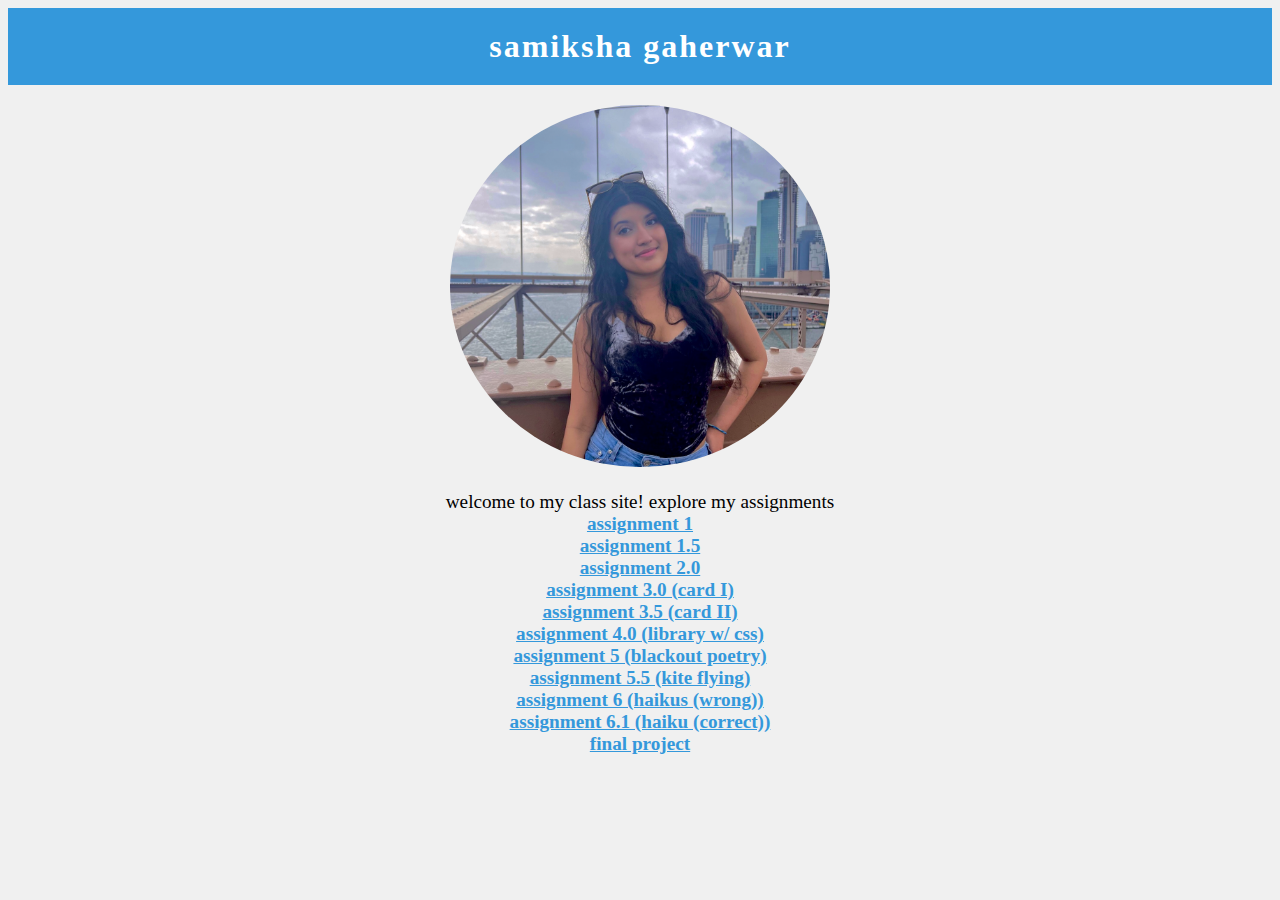
<file: index.html>
<!DOCTYPE html>
<html>
<head>
    <title>Samiksha Gaherwar - Class Assignments</title>
    <style>
        body {
            font-family: 'Segoe UI';
            background-color: #f0f0f0;
            text-align: center;
        }

        header {
            background-color: #3498db;
            color: #fff;
            padding: 20px;
        }

        h1 {
            margin: 0;
            font-size: 2em;
            text-transform: lowercase;
            letter-spacing: 2px;
        }

        img {
            border-radius: 50%;
            margin-top: 20px;
            max-width: 30%; 
            height: auto;
        }

        p {
            margin-top: 20px;
            font-size: 1.2em;
        }

        a {
            color: #3498db;
            font-weight: bold;
        }
    </style>
</head>
<body>
    <header>
        <h1>samiksha gaherwar</h1>
    </header>

    <main>
        <img src="selfimage.png" alt="Samiksha Gaherwar's Photo">
        <p>
            welcome to my class site! explore my assignments <br> 
            <a href="visassignmentone.html">assignment 1</a> <br> 
            <a href="writing.html">assignment 1.5 </a> <br>
            <a href="library.html">assignment 2.0 </a><br>
            <a href="card.html">assignment 3.0 (card I) </a><br>
            <a href="card2.html">assignment 3.5 (card II) </a> <br>
            <a href="librarytwo.html">assignment 4.0 (library w/ css) </a> <br>
            <a href="blackoutpoetry.html">assignment 5 (blackout poetry) </a> <br>
            <a href="kiteflying.html">assignment 5.5 (kite flying) </a> <br>
            <a href="haiku.html">assignment 6 (haikus (wrong)) </a> <br>
            <a href="haiku2.html">assignment 6.1 (haiku (correct)) </a> <br>
            <a href="projectcode/index.html">final project </a>
            </p>
    </main>
</body>
</html>
</file>
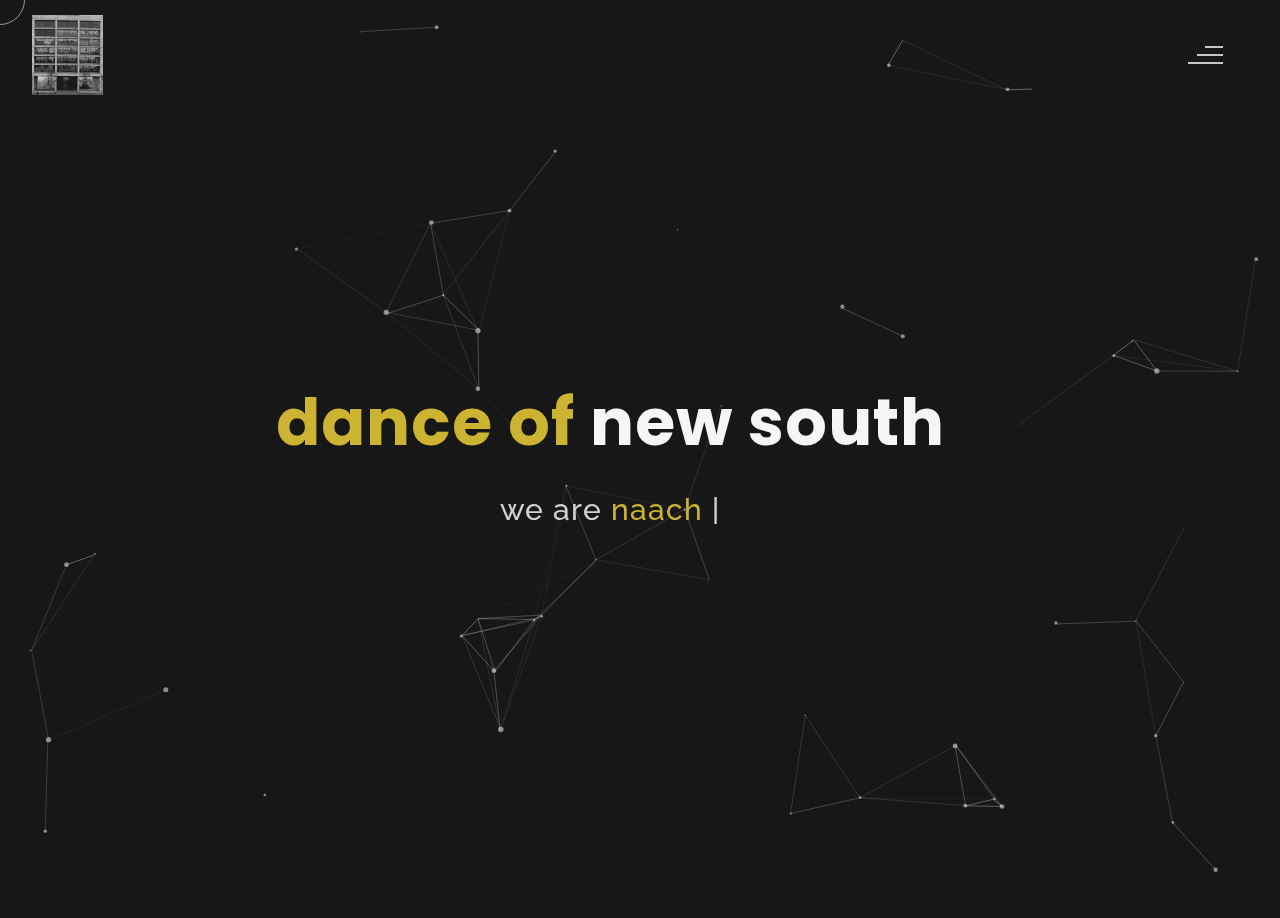
<file: projectcode/index.html>
<!DOCTYPE html>
<html lang="en">
<head>
    <meta charset="UTF-8">
    <meta name="viewport" content="width=device-width, initial-scale=1.0">
    <meta name="description" content=" dance" />
    <meta name="keywords" content="dance, new south" />
    <meta name="author" content="samiksha" />
    <title> new south studio </title>
    <!--favicon-img--> 
    <link rel="icon" type="image/jpg" href="images/favicon.png">
    <!--favicon-img-->
    <!--main css file should not be removed -->
    <link rel="stylesheet" href="css/index.css">
    <!--main css file-->
    <script src="https://cdnjs.cloudflare.com/ajax/libs/gsap/3.2.6/gsap.min.js"></script>
    <script>
        // JavaScript code for dynamic display of current time
        document.addEventListener("DOMContentLoaded", function() {
            displayCurrentTime(); // Display the current time on page load
            setInterval(displayCurrentTime, 1000); // Update every second
        });

        function displayCurrentTime() {
            const now = new Date();
            const hours = now.getHours().toString().padStart(2, '0');
            const minutes = now.getMinutes().toString().padStart(2, '0');
            const seconds = now.getSeconds().toString().padStart(2, '0');

            // Format the time as HH:MM:SS
            const currentTimeString = `${hours}:${minutes}:${seconds}`;

            // Update the HTML to display the current time
            const currentTimeElement = document.getElementById("current-time");
            currentTimeElement.textContent = `at the time ${currentTimeString}`;
        }

        document.addEventListener("DOMContentLoaded", function() {
            displayCurrentGroup(); // Display the current dance group on page load
            setInterval(displayCurrentGroup, 60000); // Update every minute
        });

        function displayCurrentGroup() {
            const currentTime = new Date();
            const currentDay = currentTime.getDay(); // 0 for Sunday, 1 for Monday, ..., 6 for Saturday
            const currentHour = currentTime.getHours();
            const currentMinute = currentTime.getMinutes();

            // Schedule for each day
            const schedule = [
                // Monday
                [
                    { startTime: "18:30", endTime: "21:00", group: "Princeton University Ballet" },
                    { startTime: "21:00", endTime: "23:00", group: "Expressions" },
                    { startTime: "11:00", endTime: "13:00", group: "BAC" }
                ],
                // Tuesday
                [
                    { startTime: "18:30", endTime: "20:30", group: "Aerial Arts" },
                    { startTime: "20:30", endTime: "23:00", group: "Expressions" },
                    { startTime: "23:00", endTime: "01:00", group: "BodyHype" }
                ],
                // Wednesday
                [
                    { startTime: "18:30", endTime: "21:30", group: "Aerial Arts" },
                    { startTime: "21:30", endTime: "23:30", group: "PUB" },
                    { startTime: "23:30", endTime: "01:00", group: "Expressions" }
                ],
                // Thursday
                [
                    { startTime: "18:30", endTime: "21:00", group: "PUB" },
                    { startTime: "21:00", endTime: "23:00", group: "Aerial Arts" },
                    { startTime: "23:00", endTime: "01:00", group: "Disiac" }
                ],
                // Friday
                [
                    { startTime: "16:30", endTime: "19:00", group: "Kalaa Company" },
                    { startTime: "19:00", endTime: "21:00", group: "Aerial Arts" },
                    { startTime: "21:00", endTime: "23:00", group: "DoroBucci" },
                    { startTime: "23:00", endTime: "01:00", group: "PUB" }
                ],
                // Saturday
                [
                    { startTime: "09:00", endTime: "13:00", group: "BodyHype" },
                    { startTime: "13:00", endTime: "16:00", group: "BAC" },
                    { startTime: "16:00", endTime: "19:00", group: "Raqs" },
                    { startTime: "19:00", endTime: "20:00", group: "KokoPops" },
                    { startTime: "20:00", endTime: "22:00", group: "Aerial Arts" },
                    { startTime: "22:00", endTime: "23:30", group: "DoroBucci" },
                    { startTime: "23:30", endTime: "01:00", group: "KokoPops" }
                ],
                // Sunday
                [
                    { startTime: "09:00", endTime: "10:00", group: "PUB" },
                    { startTime: "10:00", endTime: "13:00", group: "Expressions" },
                    { startTime: "13:00", endTime: "16:00", group: "TapCats" },
                    { startTime: "16:00", endTime: "19:00", group: "Mas Flow" },
                    { startTime: "19:00", endTime: "21:00", group: "Bhangra" },
                    { startTime: "21:00", endTime: "23:00", group: "PUB" },
                    { startTime: "23:00", endTime: "01:00", group: "TapCats" }
                ]
            ];

            // Get the schedule for the current day
            const currentSchedule = schedule[currentDay];

            // Find the group for the current time
            let currentGroup = null;
            currentSchedule.forEach(slot => {
                const [startHour, startMinute] = slot.startTime.split(":").map(Number);
                const [endHour, endMinute] = slot.endTime.split(":").map(Number);

                if (currentHour > startHour || (currentHour === startHour && currentMinute >= startMinute)) {
                    if (currentHour < endHour || (currentHour === endHour && currentMinute < endMinute)) {
                        currentGroup = slot.group;
                    }
                }
            });

            // Update the HTML to display the current group or "Not Occupied by PAC Dance Group"
            const currentGroupElement = document.getElementById("current-group");
            if (currentGroup) {
                currentGroupElement.textContent = `occupied by ${currentGroup}`;
            } else {
                currentGroupElement.textContent = "not occupied by a PAC dance group";
            }
        }
    </script>
</head>
<body>
    <!--contains all the div-->
    <div id="all">
    <!--mouse  follower-->
        <div class="cursor"></div>
    <!--mouse  follower-->
    <!--loader-->
        <div id="loader">
            <span class="color">dance of</span> new south 
        </div>
    <!--loader-end-->
    <!--link-screen-->
        <div id="breaker">
        </div>
        <div id="breaker-two">
        </div>
    <!--link-screen-->
        <!--Main-Section-->
        <!--Navigator-fullscreen-->
        <div id="navigation-content">
            <div class="logo">
                <img src="images/willy wonka logo.png" alt="logo">
            </div>
            <div class="navigation-close">
                <span class="close-first"></span>
                <span class="close-second"></span>
            </div>
            <div class="navigation-links">
                <a href="#all" data-text="HOME" id="home-link">home</a>
                <a href="#about" data-text="ABOUT" id="about-link">about</a>
                <a href="#studios" data-text="STUDIOS" id="portfolio-link">studios</a>
                <a href="#blog" data-text="BLOG" id="blog-link">blog</a>
                <a href="#contact" data-text="CONTACT" id="contact-link">contact</a>
            </div>
            
        </div>
        <!--Navigator-Fullscreen END-->
          <!--Home Page-->
        <!--Menubar-->
        <div id="navigation-bar">
            <img src="images/willy wonka logo.png" alt="logo">
            <div class="menubar">
                <span class="first-span"></span>
                <span class="second-span"></span>
                <span class="third-span"></span>
            </div>
        </div>
        <!--Menubar End-->
          <!--Header-->
          <!--LINK: HOME HERE-->
        <div id="header">
            <div id="particles"></div>
            <div class="header-content">
                <div class="header-content-box">
                <div class="firstline"><span class="color">dance of </span>new south</div>
                <div class="secondline">
                we are
                <span class="txt-rotate color" data-period="1200"data-rotate='[ " naacho.", " princeton bhangra.", " disiac.", " expressions.", " BAC.", " highsteppers.", " sympho.", " mas flow.", " triple 8.", " PUB.", " raks odalisque.", " tapcats.", " dorobucci.", " bodyhype." ]'></span>
                <span class="slash">|</span>
        </div>
                 
            </div>
            </div>
            <!--header image
            <div class="header-image">
            <img src="breaker.png" alt="logo">
            </div>
            header image end-->
        </div>
           <!--Header End-->
        <!--HomePage End-->
        <!--Main-Section End-->
        <!--about-->
        <div id="about">
            <!--about content-->
            <!--LINK: ABOUT HERE-->
            <div class="about-content">
                <div class="about-header">
                    about <span class="color">new south</span>
                    <span class="header-caption">  <span class="color">166 university pl, princeton, nj 08540</span></span>
                </div>
                <div class="about-main">
                    <!--about description-->
                    <div class="about-first-paragraph wow">
                        <br>
                        <span class="about-first-line">
                            we're not just a dance studio; we're a community of  
                            <span class="txt-rotate color" data-period="1200"data-rotate='[ " artists ", " dreamers "," innovators ", "creators ", "visionaries ", "pioneers "]'></span>
                             at princeton university </span>
                        <br>
                                   <span class="about-second-line">our mission is to ignite passion, foster creativity, and inspire greatness through the art of dance.</span>
            <br><br> <!-- Add line breaks here -->
            <span class="color" style="font-weight: bold; font-style: italic;"> dance groups:</span> <br><br>
            <ul class="header-caption">
                <li><strong>The Black Arts Company:</strong> Princeton's premier hip-hop dance group, celebrating diversity in styles from energetic hip-hop to cultural African Diaspora dances like dancehall and modern African.</li><br>
                <li><strong>Ballet Folklorico:</strong> Dedicated to performing the traditional folk dances of Mexico, enriching Princeton's cultural community with Mexico's unique dance heritage.</li><br>
                <li><strong>BodyHype Dance Company:</strong> Known for its innovative choreography and intimate connection with the audience, challenging members to explore diverse dance styles from hip-hop to contemporary.</li><br>
                <li><strong>diSiac Dance Company:</strong> Combining hip-hop and lyrical/contemporary styles, diSiac pushes performance boundaries while fostering a tight-knit family atmosphere among its diverse dancers.</li><br>
                <li><strong>Dorobucci:</strong> Princeton's premier African Dance Group, founded to promote a deeper understanding and appreciation of African culture.</li><br>
                <li><strong>eXpressions Dance Company:</strong> Founded in 1979, eXpressions focuses on contemporary dance while encouraging exploration across all dance genres, offering a close-knit community for dancers of all backgrounds.</li><br>
                <li><strong>Más Flow Dance Company:</strong> Princeton's premier urban Latin dance group, performing a wide array of genres including salsa, bachata, merengue, and reggaeton to share the joy of Latin dance with all.</li><br>
                <li><strong>Naacho:</strong> Princeton's premier South Asian Dance company, presenting traditional and contemporary South Asian dances including Bollywood, Classical, and Fusion.</li><br>
                <li><strong>Princeton Bhangra:</strong> A co-ed collegiate team dedicated to performing the upbeat folk dance of Bhangra, spreading excitement and passion for Punjabi folk dance through performances and events.</li><br>
                <li><strong>Princeton TapCats:</strong> Princeton's first and only tap dance company, fostering an inclusive and fun atmosphere for dancers of all levels to explore the art of tap.</li><br>
                <li><strong>Raks Odalisque:</strong> Established in 2000, Raks Odalisque is Princeton's premier belly dance group, known for performances ranging from classical Egyptian to fusion styles like Flamenco and Latin.</li><br>
                <li><strong>Sympho:</strong> Princeton's ONLY B-boy/B-girl crew, focusing on elemental hip-hop dance and hosting performances and competitions to engage with the hip-hop community.</li><br>
            </ul>
        </div>
        <div id="test12">
        </div>
                       

                    </div>
                </div>
            </div>
        
            </div>
            <br>
            <!--services start-->
             <!--LINK: STUDIOS HERE-->
            <div id="portfolio">
            <!--services header-->
                    <div class="services-heading wow">
                        <span class="color">our </span> studios
                    </div>
            <!--services header end-->
            <!--services content-->
                    <div class="services-content">
                           <div class="service-one service wow">
                               <div class="service-img">
                               <img src="images/flyingwoman.png" alt="image">
                               </div>
                               <div class="service-description">
                                <h2>new south main</h2>
                                <p>big. nice. bright. crisp audio. auditions happen here. that's why it's the main character. </p>
                               </div>
                           </div>
                           <div class="service-two service wow">
                               <div class="service-img">
                               <img src="images/camcoder.png" alt="image">
                               </div>
                               <div class="service-description">
                                <h2>new south theatre</h2>
                                <p>could probably watch a movie in here. super big. a big dark. not for PAC groups. </p>
                               </div>
                           </div>
                           <div class="service-three service wow">
                            <div class="service-img">
                               <img src="images/musicnote.png" alt="image">
                            </div>
                            <div class="service-description">
                                <h2>new south warm up</h2>
                                <p>super tiny. bad ventilation. sweaty. 'warm up' warms up fast. </p>
                            </div>
                        </div>
                    </div>
                </div>
            <!--services content end
            <!--services end-->
             <!--LINK: CURRENTLY HOSTING HERE-->
        <!--about end-->
        <!--portfolio-->
        <div id="portfolio">
                <div id="portfolio"></div>
            <div class="portfolio-header"> <span class="color"> currently </span> hosting
                <span class ="header-caption"> <div id="current-time"></div> </span>
                <br>
                
            <span class ="header-caption"> new south main is... <span class="color"> </span></span>
 <div id="current-group"></div>
 <br>
 <br>
 <br>
 <br>
 <br>

</div>
</div>
<div id="blog">
 <!--LINK: BLOG HERE-->
        <!--blog-->
        
        <div class="blog-header"> news </span>
            <span class ="header-caption"> the latest <span class="color"> happenings </span></span></div>
            <div class="blog-content">
                 <div class="blogs">
                     <a href="#">
                     <div class="img">
                        <img src="images/naachopic.png" alt="blog-one">
                        <div class="blog-date">March 29</div>
                     </div>
                     <div class="blog-text">
                         <h3>naacho</h3>
                         <p>naacho, princeton's multi-style south asian dance group, sees a full house in richardson for their show "shastra: the rise of chaos."</p>
                     </div></a>
                 </div>      
                 <div class="blogs">
                    <a href="#">
                    <div class="img">
                        <img src="images/bodyhype.png" alt="blog-two">
                        <div class="blog-date">upcoming</div>
                    </div>
                    <div class="blog-text">
                        <h3>bodyhype</h3>
                        <p>
                            bodyhype dance company presents "pearl" at theatre intime with showtimes on thursday 4/25, friday 4/26, and saturday 4/27.</p>
                    </div></a>
                </div> 
            </div>
        </div>
        <!--blog end-->
        <!--contact-->
         <!--LINK: CONTACT HERE-->
     <div id="contact">
            <!--Contact form-->
            <!--Contact information-->
            <br>
            <br>
            <br>
            <br>
            <br>
            <br>
             <div class="contact-info">
                <div class="contact-info-header">
                    contact info
                </div>
                <div class="contact-info-content">
                <div class="contect-info-content-line">
                    <img src="./images/icon-name.png" class="icon" alt="name-icon">
                    <div class="contact-info-icon-text">
                        <h6>website</h6>
                        <p>pac.princeton.edu</p>
                  </div>
                </div>
                <div class="contect-info-content-line">
                  <img src="./images/icon-location.png" class="icon" alt="location-icon">
                  <div class="contact-info-icon-text">
                      <h6>address</h6>
                      <p>152-166 University Pl</p>
                </div>
              </div>
              <div class="contect-info-content-line">
                  <img src="./images/icon-phone.png" class="icon" alt="phone-icon">
                  <div class="contact-info-icon-text">
                      <h6>call</h6>
                      <p>(609) 258-8300</p>
                </div>
              </div>
              
              <div class="contect-info-content-line">
                  <img src="./images/icon-email.png" class="icon" alt="email-icon">
                  <div class="contact-info-icon-text">
                      <h6>email</h6>
                      <p>ppac@princeton.edu</p>
                </div>
              </div>
                </div>
            <!--Contact information end-->
           </div>
        </div>
        <!--contact end-->
    </div>
    <!--all the divisions-->
    <script src="js/jquery.min.js"></script>
    <script src="js/particles.js"></script>
    <script src="js/particles.min.js"></script>
    <script src="js/index.js"></script>
    <!--particles script from vincent-->
    <script>
  particlesJS("particles", {"particles":{"number":{"value":40,"density":{"enable":true,"value_area":800}},"color":{"value":"#ffffff"},"shape":{"type":"circle","stroke":{"width":0,"color":"#000000"},"polygon":{"nb_sides":5},"image":{"src":"img/github.svg","width":100,"height":100}},"opacity":{"value":0.5,"random":false,"anim":{"enable":false,"speed":1,"opacity_min":0.1,"sync":false}},"size":{"value":3,"random":true,"anim":{"enable":false,"speed":40,"size_min":0.1,"sync":false}},"line_linked":{"enable":true,"distance":150,"color":"#ffffff","opacity":0.4,"width":1},"move":{"enable":true,"speed":6,"direction":"none","random":false,"straight":false,"out_mode":"out","bounce":false,"attract":{"enable":false,"rotateX":600,"rotateY":1200}}},"interactivity":{"detect_on":"canvas","events":{"onhover":{"enable":true,"mode":"repulse"},"onclick":{"enable":true,"mode":"push"},"resize":true},"modes":{"grab":{"distance":400,"line_linked":{"opacity":1}},"bubble":{"distance":400,"size":40,"duration":2,"opacity":8,"speed":3},"repulse":{"distance":200,"duration":0.4},"push":{"particles_nb":4},"remove":{"particles_nb":2}}},"retina_detect":true});
    </script>

</body>
</html>
</file>
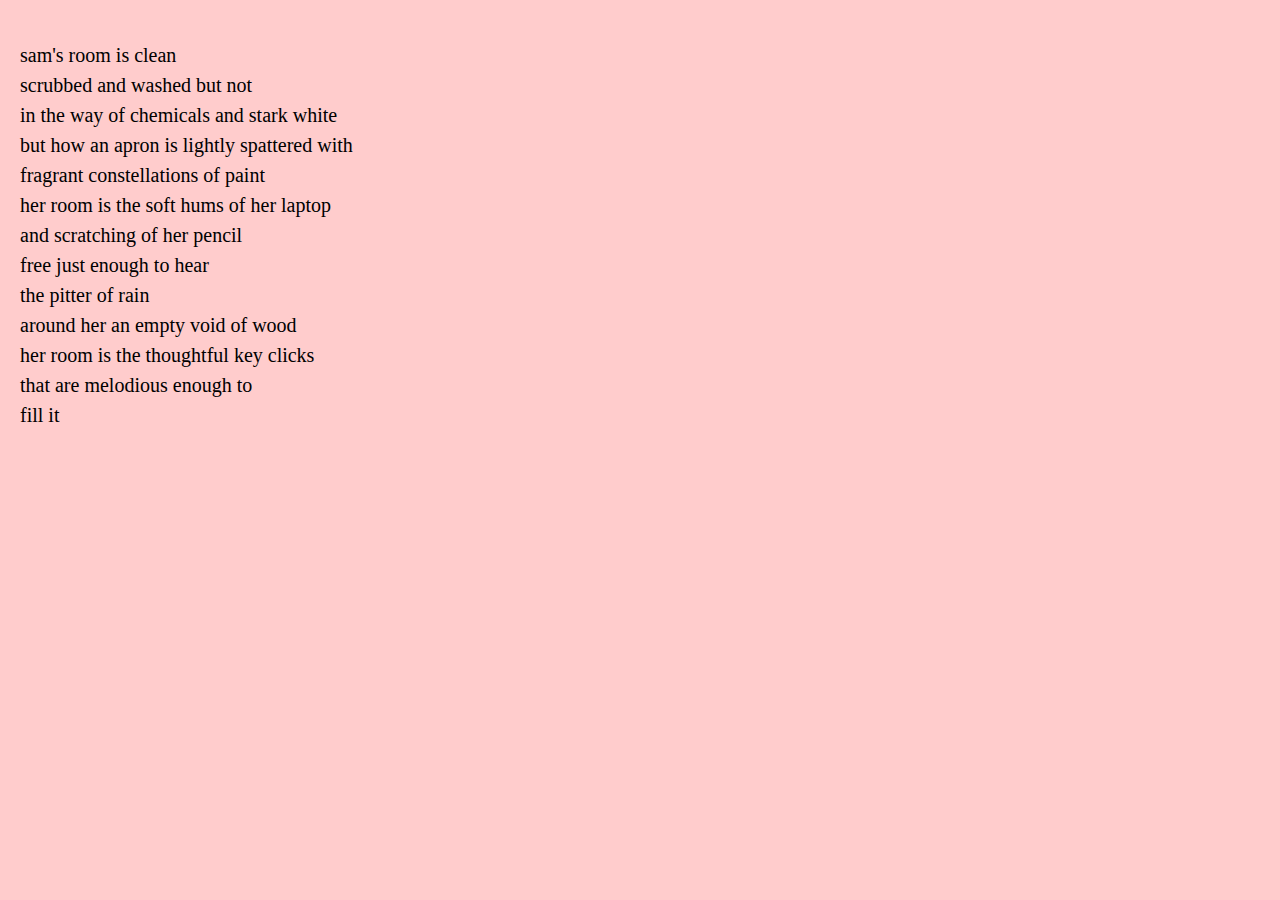
<file: blackoutpoetry.html>
<!DOCTYPE html>
<html lang="en">
<head>
  <meta charset="UTF-8">
  <meta name="viewport" content="width=device-width, initial-scale=1.0">
  <title>Blackout Poetry</title>
  <style>
    body {
      margin: 0;
      padding: 0;
      background-color: #FFCCCC; /* Light pink */
      color: black;
      transition: background-color 0.5s;
    }

    .poem {
      font-size: 20px;
      line-height: 1.5;
      padding: 20px;
    }

    .highlight {
      color: black;
    }

    @media screen and (max-width: 768px) {
      body {
        background-color: black;
      }

      .highlight, .highlighted {
        color: #FFCCCC; /* Light pink */
      }
    }
  </style>
</head>
<body>
  <div class="poem">
    <p>
      sam's room is clean<br>
      scrubbed and <span class="highlight">washed</span> but not <br>
      in the way of chemicals and stark white<br>
      but how an apron is <span class="highlight">lightly</span> spattered with <br>
      fragrant <span class="highlight">constellations</span> of paint<br>
      her room is the soft hums of her laptop<br>
      and scratching of her pencil<br>
      <span class="highlight">free</span> just enough to hear<br>
      the pitter of rain<br>
      around her an <span class="highlight">empty</span> void of wood<br>
      her room is the <span class="highlight">thoughtful</span> key clicks <br>
      that are <span class="highlight">melodious</span> enough to <br>
      fill it
    </p>
  </div>
</body>
</html>
</file>
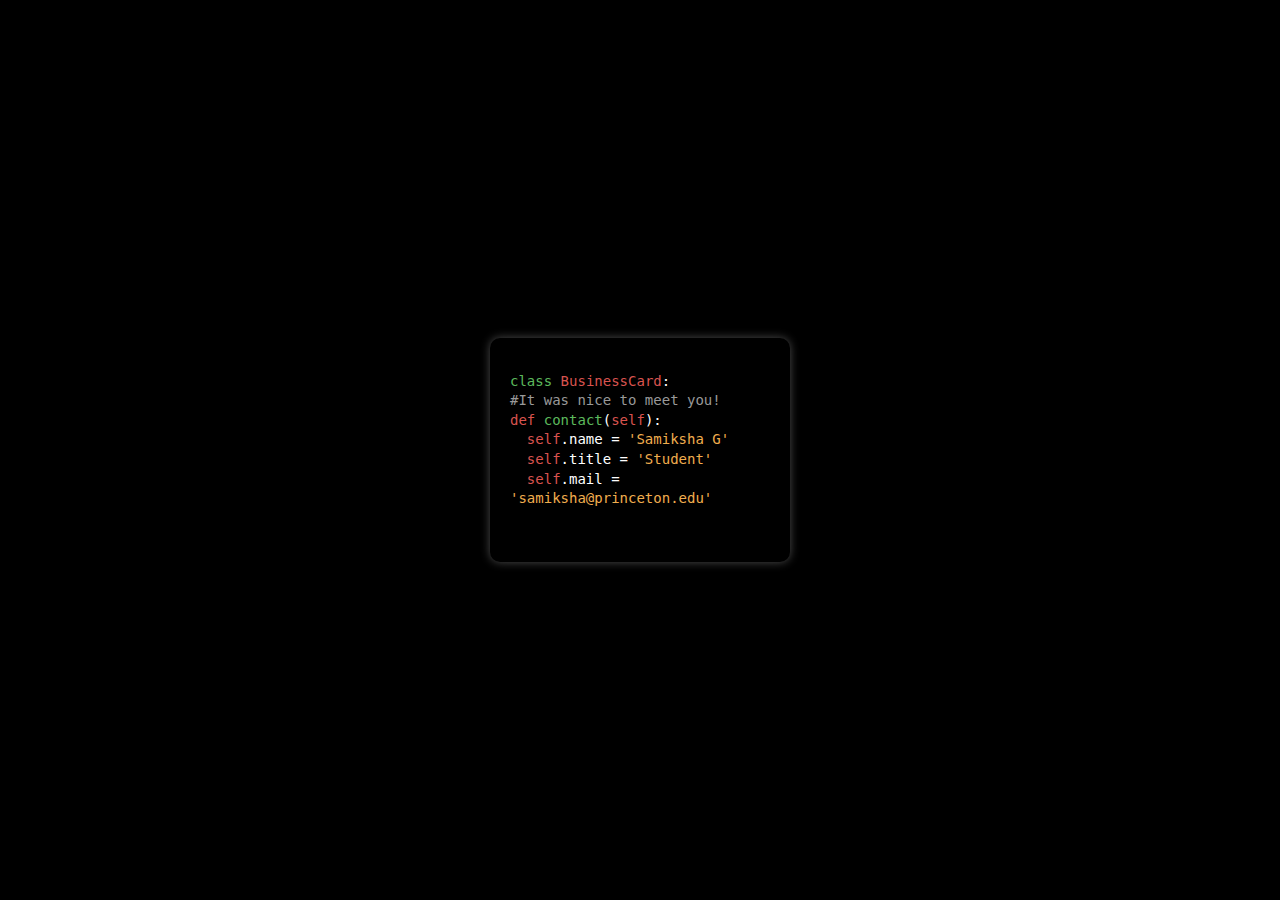
<file: card.html>
<!DOCTYPE html>
<html lang="en">
<head>
<meta charset="UTF-8">
<meta name="viewport" content="width=device-width, initial-scale=1.0">
<title>Samiksha Gaherwar's Business Card</title>
<style>
  body {
    margin: 0;
    padding: 0;
    font-family: Consolas, "Courier New", monospace;
    background-color: #000;
    display: flex;
    justify-content: center;
    align-items: center;
    height: 100vh;
    color: #fff;
  }

  .business-card {
    width: 300px;
    background-color: #000;
    border-radius: 10px;
    overflow: hidden;
    box-shadow: 0 0 10px rgba(255, 255, 255, 0.3);
  }

  .code {
    font-size: 14px;
    line-height: 1.4;
    padding: 20px;
    white-space: pre-wrap;
  }

  .code .highlight {
    color: #5CB85C;
  }

  .code .keyword {
    color: #D9534F;
  }

  .code .string {
    color: #F0AD4E;
  }

  .code .comment {
    color: #999;
  }
</style>
</head>
<body>

<div class="business-card">
  <pre class="code">
<span class="highlight">class</span> <span class="keyword">BusinessCard</span>:
<span class="comment">#It was nice to meet you!</span>
<span class="keyword">def</span> <span class="highlight">contact</span>(<span class="keyword">self</span>):
  <span class="keyword">self</span>.name = <span class="string">'Samiksha G'</span>
  <span class="keyword">self</span>.title = <span class="string">'Student'</span>
  <span class="keyword">self</span>.mail = <span class="string">'samiksha@princeton.edu'</span>
  </pre>
</div>

</body>
</html>
</file>
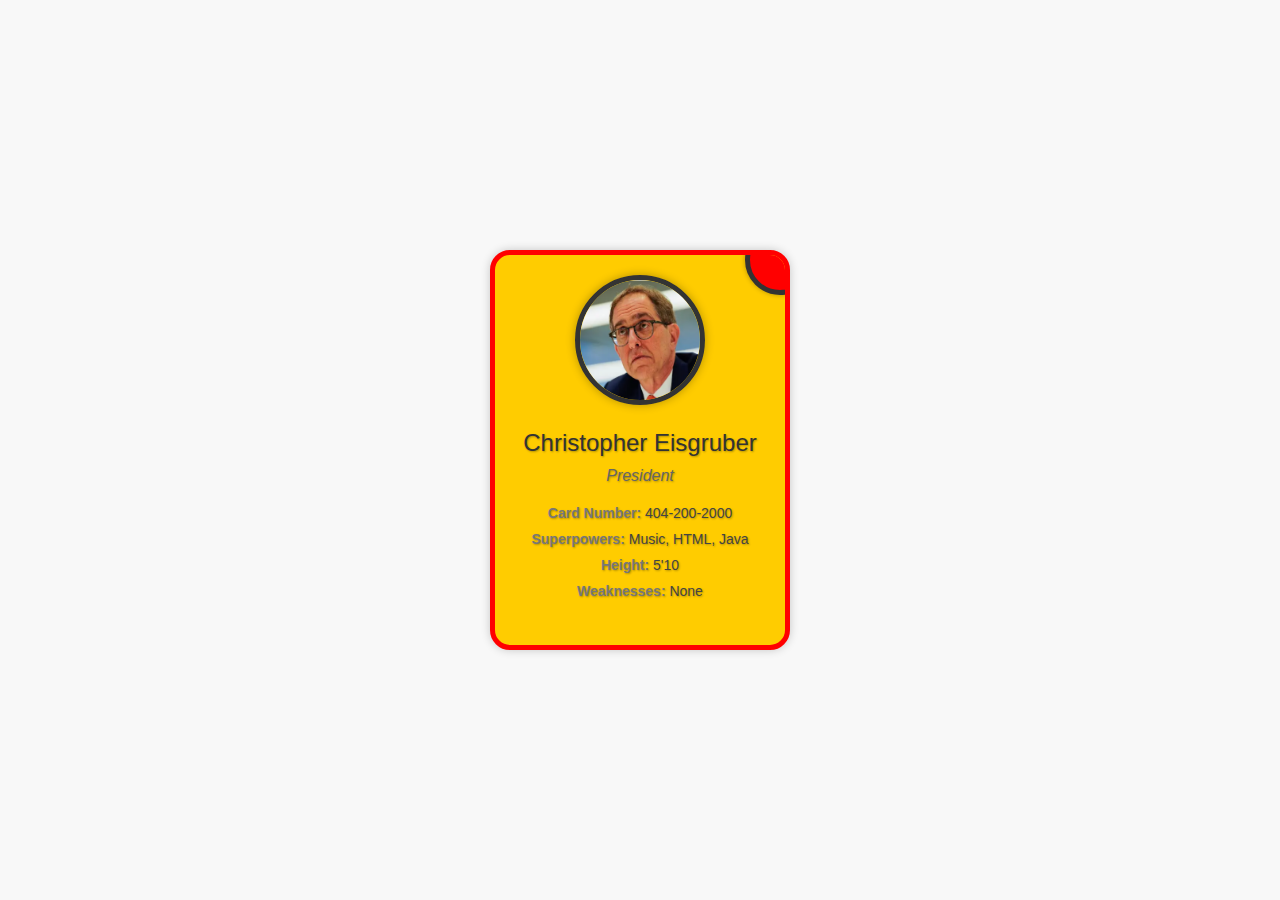
<file: card2.html>
<!DOCTYPE html>
<html lang="en">
<head>
<meta charset="UTF-8">
<meta name="viewport" content="width=device-width, initial-scale=1.0">
<title>Samiksha Gaherwar's Pokémon Business Card</title>
<style>
  body {
    margin: 0;
    padding: 0;
    font-family: 'Arial Rounded MT Bold', Arial, sans-serif;
    background-color: #f8f8f8;
    display: flex;
    justify-content: center;
    align-items: center;
    height: 100vh;
  }

  .card {
    width: 300px;
    height: 400px;
    background-color: #ffcc00;
    border: 5px solid #ff0000;
    border-radius: 20px;
    box-shadow: 0 0 10px rgba(0,0,0,0.2);
    box-sizing: border-box;
    text-align: center;
    position: relative;
    overflow: hidden;
    transform-style: preserve-3d;
    animation: rotateCard 5s infinite linear;
  }

  @keyframes rotateCard {
    0% {
      transform: rotateY(0deg);
    }
    100% {
      transform: rotateY(360deg);
    }
  }

  .card__header {
    font-size: 24px;
    color: #333;
    margin-bottom: 10px;
    text-shadow: 1px 1px 2px rgba(0,0,0,0.3);
  }

  .card__subheader {
    font-size: 16px;
    color: #666;
    margin-bottom: 20px;
    font-style: italic;
    text-shadow: 1px 1px 2px rgba(0,0,0,0.3);
  }

  .attribute {
    font-size: 14px;
    color: #444;
    margin-bottom: 10px;
    text-shadow: 1px 1px 2px rgba(0,0,0,0.3);
  }

  .attribute span {
    font-weight: bold;
    color: #777;
  }

  .attribute:last-child {
    margin-bottom: 0;
  }

  .pokeball {
    position: absolute;
    top: -30px;
    right: -30px;
    width: 60px;
    height: 60px;
    background-color: #ff0000;
    border: 5px solid #333;
    border-radius: 50%;
    box-shadow: 0 0 5px rgba(0,0,0,0.3);
    z-index: 1;
    animation: spin 5s linear infinite;
  }

  @keyframes spin {
    100% {
      transform: rotate(360deg);
    }
  }

  .profile-pic {
    width: 120px;
    height: 120px;
    border-radius: 50%;
    margin: 20px auto;
    border: 5px solid #333;
    box-shadow: 0 0 10px rgba(0,0,0,0.3);
  }
</style>
</head>
<body>

<div class="card">
  <img class="profile-pic" src="eis" alt="Profile Picture">
  <div class="pokeball"></div>
  <div class="card__header"> Christopher Eisgruber  </div>
  <div class="card__subheader">President </div>
  <div class="attribute"><span>Card Number:</span> 404-200-2000 </div>
  <div class="attribute"><span>Superpowers:</span> Music, HTML, Java </div>
  <div class="attribute"><span>Height:</span> 5'10 </div>
  <div class="attribute"><span>Weaknesses: </span> None </div>
</div>

</body>
</html>
</file>
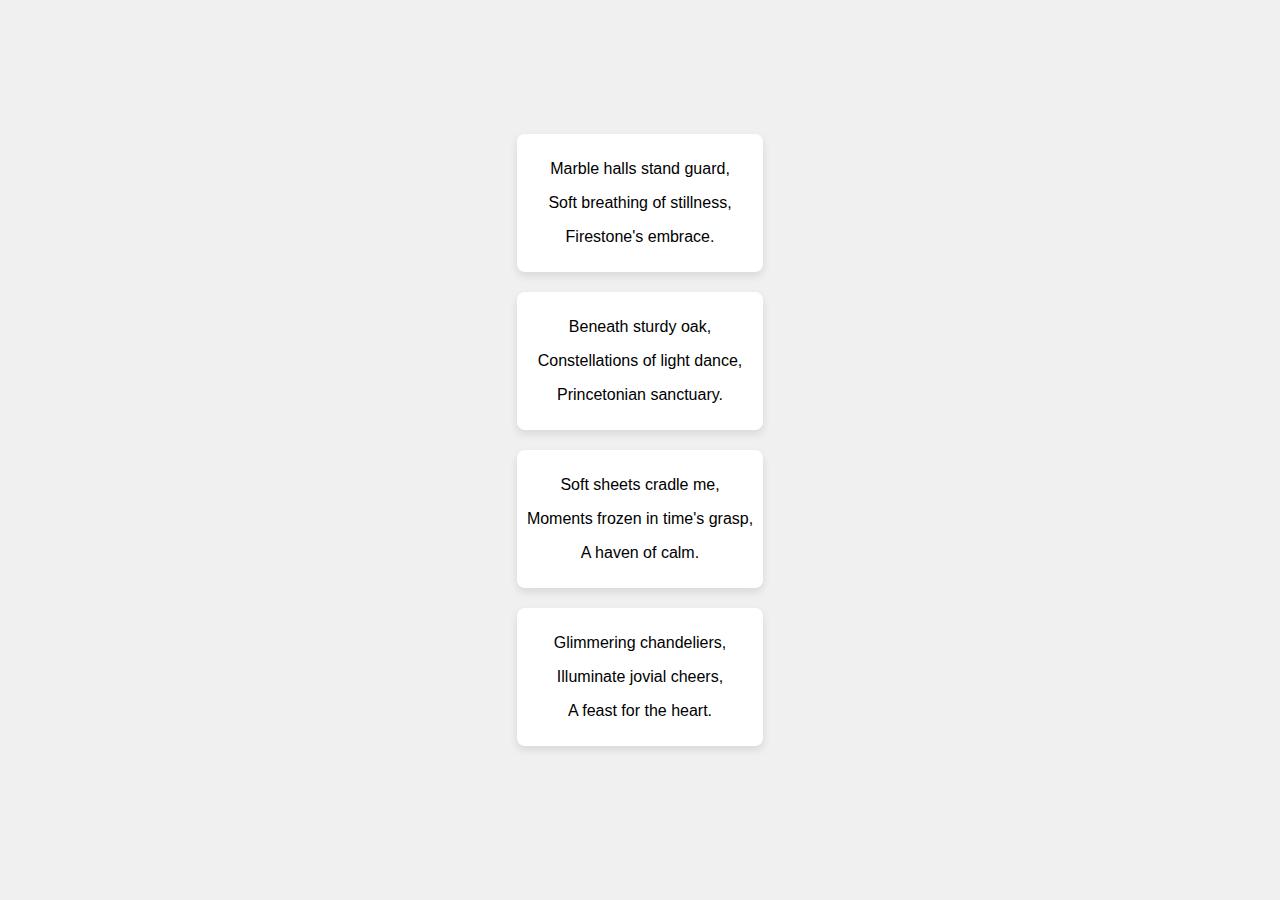
<file: haiku.html>
<!DOCTYPE html>
<html lang="en">
<head>
    <meta charset="UTF-8">
    <meta name="viewport" content="width=device-width, initial-scale=1.0">
    <title>Haikus</title>
    <style>
        body {
            font-family: Arial, sans-serif;
            margin: 0;
            padding: 0;
            background-color: #f0f0f0;
            display: flex;
            justify-content: center;
            align-items: center;
            height: 100vh;
        }
        
        .container {
            text-align: center;
        }
        
        .haiku {
            margin-bottom: 20px;
            padding: 10px;
            background-color: #fff;
            border-radius: 8px;
            box-shadow: 0 4px 8px rgba(0, 0, 0, 0.1);
        }
    </style>
</head>
<body>
    <div class="container">
        <div class="haiku">
            <p>Marble halls stand guard,</p>
            <p>Soft breathing of stillness,</p>
            <p>Firestone's embrace.</p>
        </div>
        <div class="haiku">
            <p>Beneath sturdy oak,</p>
            <p>Constellations of light dance,</p>
            <p>Princetonian sanctuary.</p>
        </div>
        <div class="haiku">
            <p>Soft sheets cradle me,</p>
            <p>Moments frozen in time's grasp,</p>
            <p>A haven of calm.</p>
        </div>
        <div class="haiku">
            <p>Glimmering chandeliers,</p>
            <p>Illuminate jovial cheers,</p>
            <p>A feast for the heart.</p>
        </div>
    </div>
</body>
</html>
</file>
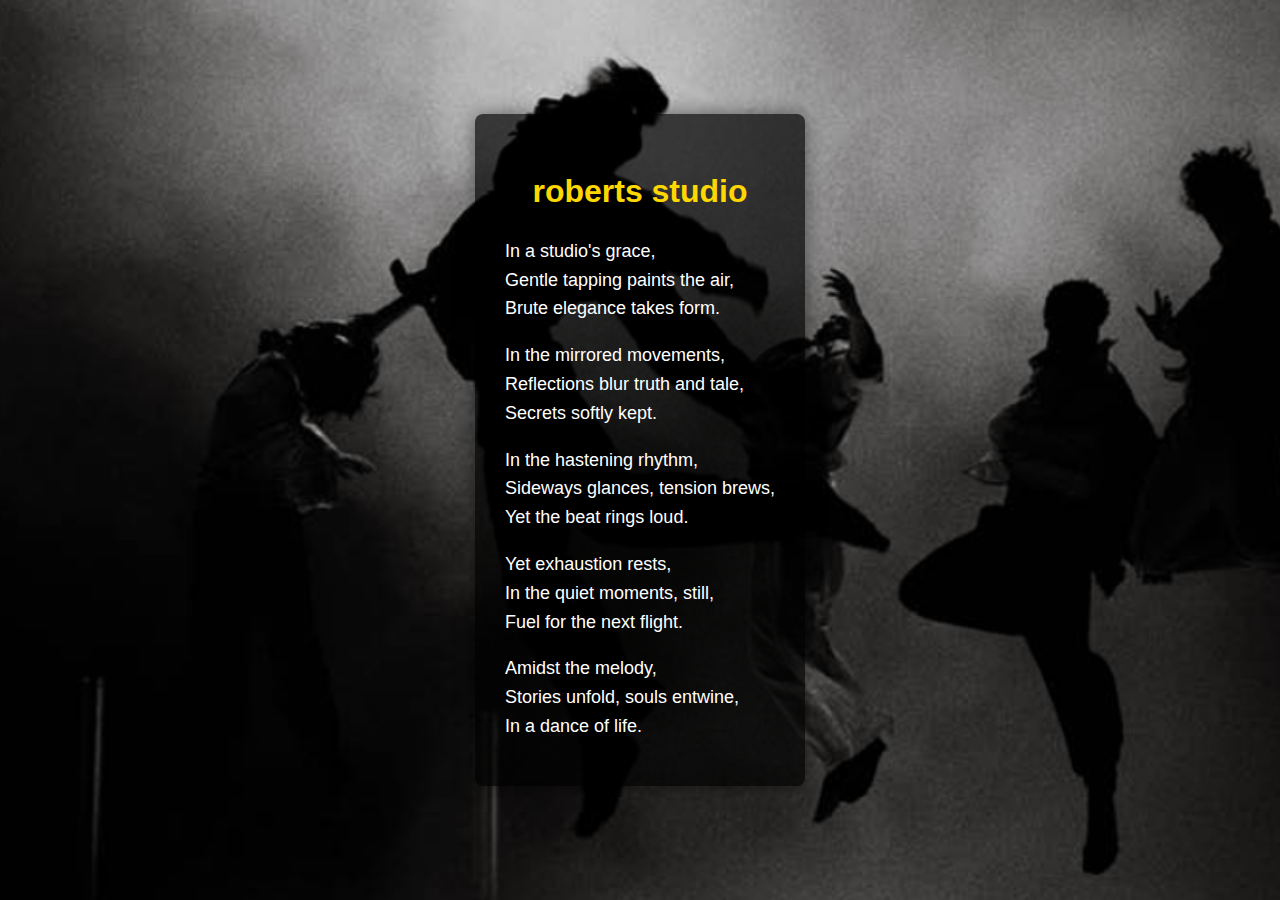
<file: haiku2.html>
<!DOCTYPE html>
<html lang="en">
<head>
    <meta charset="UTF-8">
    <meta name="viewport" content="width=device-width, initial-scale=1.0">
    <title>roberts studio</title>
    <style>
        body {
            font-family: Arial, sans-serif;
            margin: 0;
            padding: 0;
            background-image: url('Screenshot 2024-03-26 at 2.32.02 PM.png');
            background-size: cover;
            color: white;
            line-height: 1.6;
            display: flex;
            justify-content: center;
            align-items: center;
            min-height: 100vh;
        }
        .container {
            max-width: 600px;
            background-color: rgba(0, 0, 0, 0.7); /* semi-transparent black */
            padding: 30px;
            border-radius: 8px;
            box-shadow: 0 0 20px rgba(0, 0, 0, 0.5);
            text-align: center;
        }
        h1 {
            color: #FFD700; /* Gold */
            font-size: 32px;
            margin-bottom: 20px;
        }
        p {
            font-size: 18px;
            text-align: justify;
            margin-bottom: 15px;
        }
    </style>
</head>
<body>
    <div class="container">
        <h1>roberts studio</h1>
        <p>In a studio's grace,<br>
            Gentle tapping paints the air,<br>
            Brute elegance takes form.</p>
        
        <p>In the mirrored movements,<br>
            Reflections blur truth and tale,<br>
            Secrets softly kept.</p>
        
        <p>In the hastening rhythm,<br>
            Sideways glances, tension brews,<br>
            Yet the beat rings loud.</p>
        
        <p>Yet exhaustion rests,<br>
            In the quiet moments, still,<br>
            Fuel for the next flight.</p>
        
        <p>Amidst the melody,<br>
            Stories unfold, souls entwine,<br>
            In a dance of life.</p>
    </div>
</body>
</html>
</file>
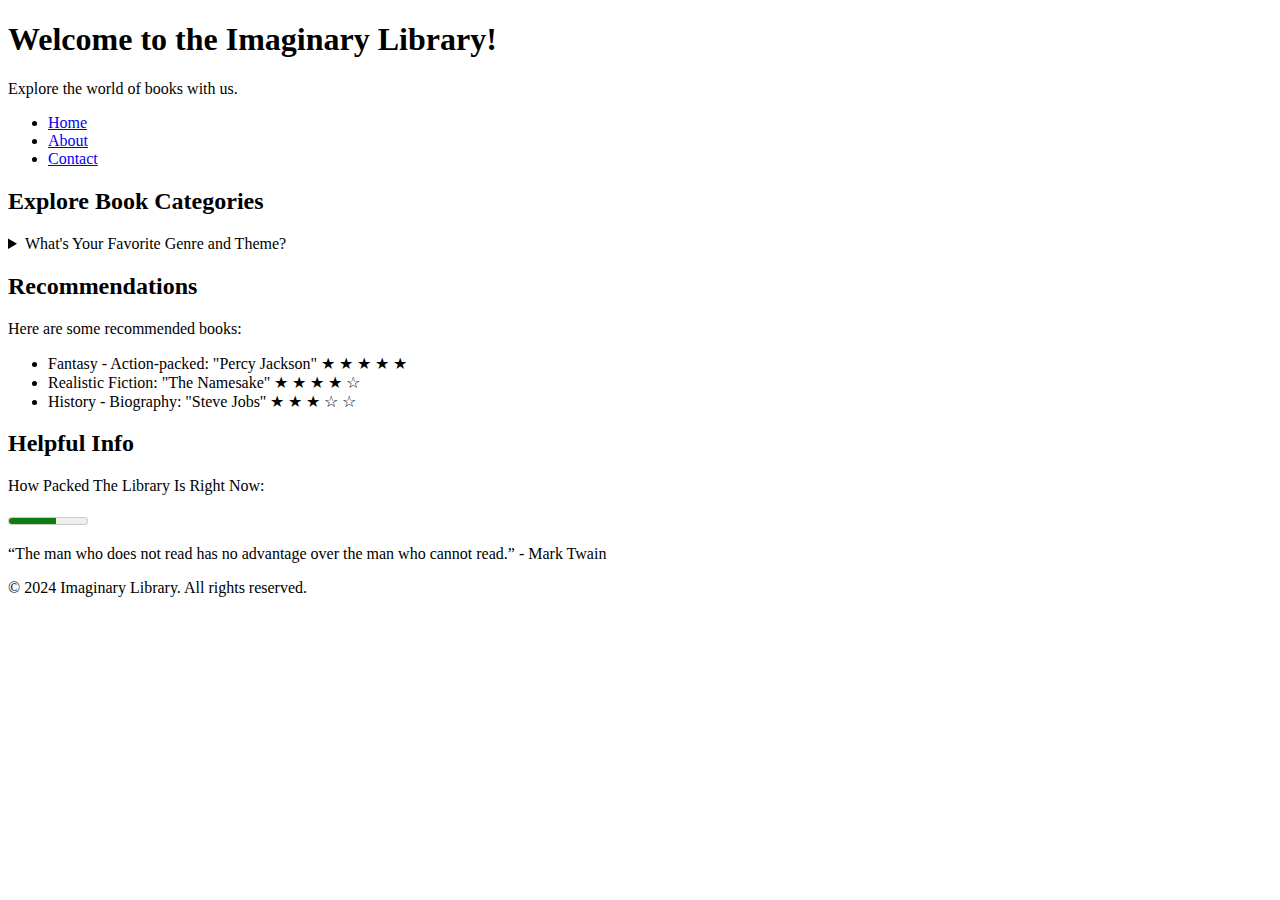
<file: library.html>
<!DOCTYPE html>
<html lang="en">
<head>
    <meta charset="UTF-8">
    <meta name="viewport" content="width=device-width, initial-scale=1.0">
    <title>Creative Library Experience</title>
</head>
<body>
    <header>
        <h1>Welcome to the Imaginary Library!</h1>
        <p>Explore the world of books with us.</p>
    </header>

    <nav>
        <ul>
            <li><a href="index.html">Home</a></li>
            <li><a href="#">About</a></li>
            <li><a href="#">Contact</a></li>
        </ul>
    </nav>

        <h2>Explore Book Categories</h2>
        <details>
            <summary>What's Your Favorite Genre and Theme?</summary>
            <form>
                <fieldset>
                    <legend>Choose a Genre:</legend>
                    <select id="genre">
                        <optgroup label="Fiction">
                            <option value="fantasy">Fantasy</option>
                            <option value="mystery">Mystery</option>
                            <option value="sci-fi">Science Fiction</option>
                        </optgroup>
                        <optgroup label="Non-Fiction">
                            <option value="history">History</option>
                            <option value="biography">Biography</option>
                            <option value="self-help">Self-Help</option>
                        </optgroup>
                    </select>
                </fieldset>
                <fieldset>
                    <legend>Choose a Theme:</legend>
                    <select id="theme">
                        <optgroup label="Adventure">
                            <option value="action">Action-packed</option>
                            <option value="exploration">Exploration</option>
                        </optgroup>
                        <optgroup label="Romance">
                            <option value="love">Love story</option>
                            <option value="heartbreak">Heartbreak</option>
                        </optgroup>
                    </select>
                </fieldset>
                <input type="submit" value="Submit">
            </form>
        </details>

        <h2>Recommendations</h2>
        <p>Here are some recommended books:</p>
        <ul>
            <li>Fantasy - Action-packed: "Percy Jackson" <span class="rating">&#9733; &#9733; &#9733; &#9733; &#9733;</span></li>
            <li>Realistic Fiction: "The Namesake" <span class="rating">&#9733; &#9733; &#9733; &#9733; &#9734;</span></li>
            <li>History - Biography: "Steve Jobs" <span class="rating">&#9733; &#9733; &#9733; &#9734; &#9734;</span></li>
        </ul>

    <section>
        <h2>Helpful Info </h2>
        <p>How Packed The Library Is Right Now:</p>
        <meter min="0" max="5" value="3">3 out of 5</meter>
    </section>

    <footer>
        <p>“The man who does not read has no advantage over the man who cannot read.” - Mark Twain</p>
        <p>&copy; 2024 Imaginary Library. All rights reserved.</p>
    </footer>
</body>
</html>
</file>
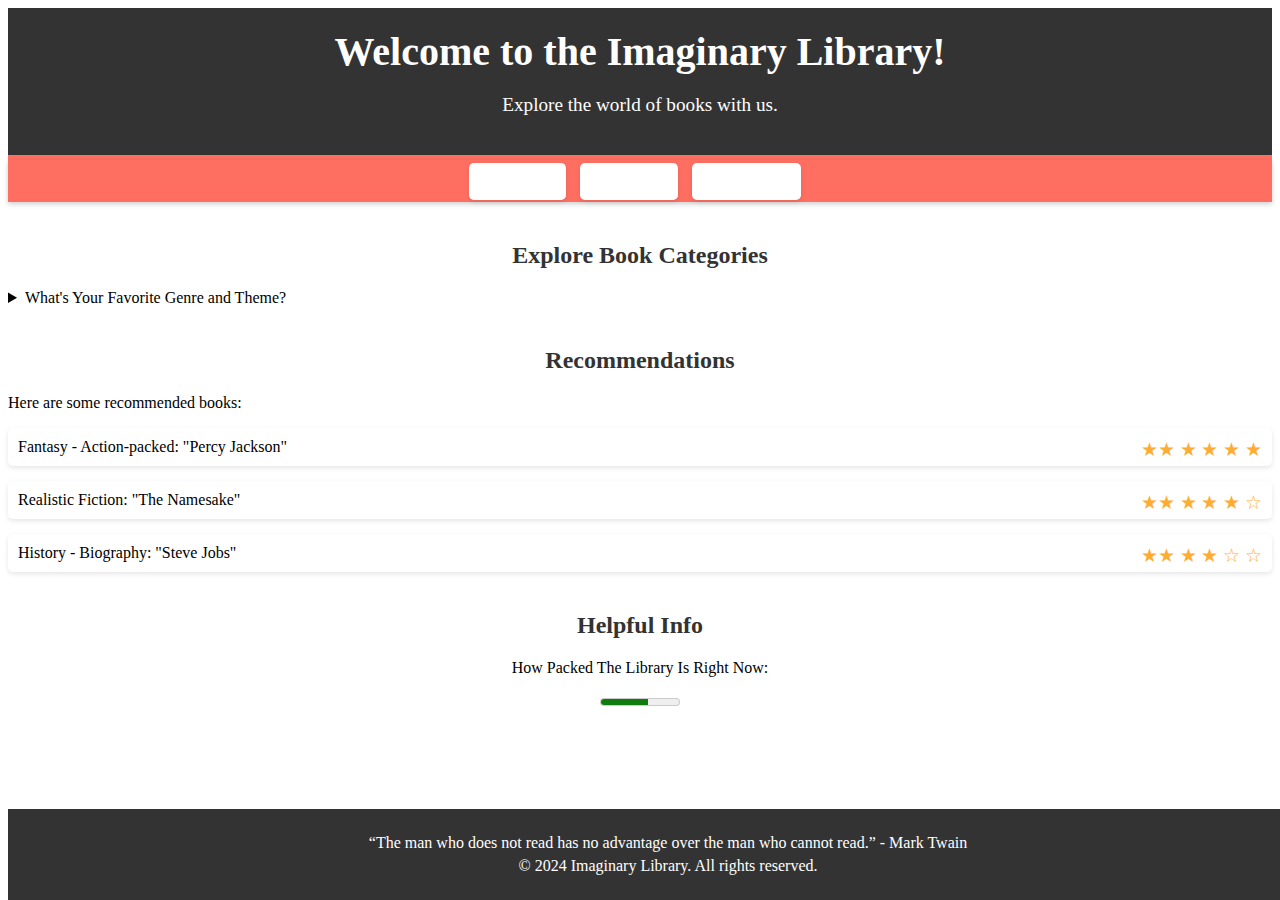
<file: librarytwo.html>
<!DOCTYPE html>
<html lang="en">
<head>
    <meta charset="UTF-8">
    <meta name="viewport" content="width=device-width, initial-scale=1.0">
    <title>Creative Library Experience</title>
    <style>

        /* Header styles */
        header {
            background-color: #333;
            color: white;
            padding: 20px;
            text-align: center;
            border-bottom: 5px solid #ff6f61;
            position: relative;
            z-index: 1;
        }

        header h1 {
            font-size: 2.5em;
            margin: 0;
        }

        header p {
            font-size: 1.2em;
        }

        /* Navigation styles */
        nav {
            background-color: #ff6f61;
            padding: 10px;
            text-align: center;
            box-shadow: 0 2px 5px rgba(0, 0, 0, 0.2);
            position: relative;
            z-index: 2;
        }

        nav ul {
            list-style-type: none;
            margin: 0;
            padding: 0;
        }

        nav ul li {
            display: inline;
            margin-right: 10px;
        }

        nav ul li a {
            text-decoration: none;
            color: white;
            font-size: 1.2em;
            padding: 10px 15px;
            border-radius: 5px;
            transition: background-color 0.3s;
        }

        nav ul li a:hover {
            background-color: #ff8b7d;
        }

        /* Form styles */
        form {
            margin-bottom: 20px;
        }

        form fieldset {
            border: none;
            margin-bottom: 10px;
        }

        form legend {
            font-weight: bold;
            font-size: 1.1em;
            color: #333;
        }

        form select {
            font-size: 1em;
            padding: 5px;
            border-radius: 5px;
        }

        input[type="submit"] {
            background-color: #333;
            color: white;
            border: none;
            padding: 10px 20px;
            font-size: 1em;
            cursor: pointer;
            border-radius: 5px;
            transition: background-color 0.3s;
        }

        input[type="submit"]:hover {
            background-color: #555;
        }

        /* Content section styles */
        h2 {
            color: #333;
            text-align: center;
            margin-top: 40px;
        }

        ul {
            list-style: none;
            padding: 0;
            margin: 0;
        }

        li {
            margin-bottom: 15px;
            padding: 10px;
            background-color: #fff;
            box-shadow: 0 2px 5px rgba(0, 0, 0, 0.1);
            border-radius: 5px;
        }

        .rating {
            color: #ffac33;
            font-size: 1.2em;
            float: right;
        }

        .rating::before {
            content: "\2605";
        }

        section {
            text-align: center;
            margin-top: 40px;
        }

        /* Footer styles */
        footer {
            background-color: #333;
            color: white;
            padding: 20px;
            text-align: center;
            position: fixed;
            bottom: 0;
            width: 100%;
        }

        footer p {
            margin: 5px 0;
        }
    </style>
</head>
<body>
    <!-- Header -->
    <header>
        <h1>Welcome to the Imaginary Library!</h1>
        <p>Explore the world of books with us.</p>
    </header>

    <!-- Navigation -->
    <nav>
        <ul>
            <li><a href="index.html">Home</a></li>
            <li><a href="#">About</a></li>
            <li><a href="#">Contact</a></li>
        </ul>
    </nav>

    <!-- Dropdown -->
    <h2>Explore Book Categories</h2>
    <details>
        <summary>What's Your Favorite Genre and Theme?</summary>
        <form>
            <fieldset>
                <legend>Choose a Genre:</legend>
                <select id="genre">
                    <optgroup label="Fiction">
                        <option value="fantasy">Fantasy</option>
                        <option value="mystery">Mystery</option>
                        <option value="sci-fi">Science Fiction</option>
                    </optgroup>
                    <optgroup label="Non-Fiction">
                        <option value="history">History</option>
                        <option value="biography">Biography</option>
                        <option value="self-help">Self-Help</option>
                    </optgroup>
                </select>
            </fieldset>
            <fieldset>
                <legend>Choose a Theme:</legend>
                <select id="theme">
                    <optgroup label="Adventure">
                        <option value="action">Action-packed</option>
                        <option value="exploration">Exploration</option>
                    </optgroup>
                    <optgroup label="Romance">
                        <option value="love">Love story</option>
                        <option value="heartbreak">Heartbreak</option>
                    </optgroup>
                </select>
            </fieldset>
            <input type="submit" value="Submit">
        </form>
    </details>

    <!-- Recommendations -->
    <h2>Recommendations</h2>
    <p>Here are some recommended books:</p>
    <ul>
        <li>Fantasy - Action-packed: "Percy Jackson" <span class="rating">&#9733; &#9733; &#9733; &#9733; &#9733;</span></li>
        <li>Realistic Fiction: "The Namesake" <span class="rating">&#9733; &#9733; &#9733; &#9733; &#9734;</span></li>
        <li>History - Biography: "Steve Jobs" <span class="rating">&#9733; &#9733; &#9733; &#9734; &#9734;</span></li>
    </ul>

    <!-- Helpful Info -->
    <section>
        <h2>Helpful Info </h2>
        <p>How Packed The Library Is Right Now:</p>
        <meter min="0" max="5" value="3">3 out of 5</meter>
    </section>

    <!-- Footer -->
    <footer>
        <p>“The man who does not read has no advantage over the man who cannot read.” - Mark Twain</p>
        <p>&copy; 2024 Imaginary Library. All rights reserved.</p>
    </footer>
</body>
</
</file>
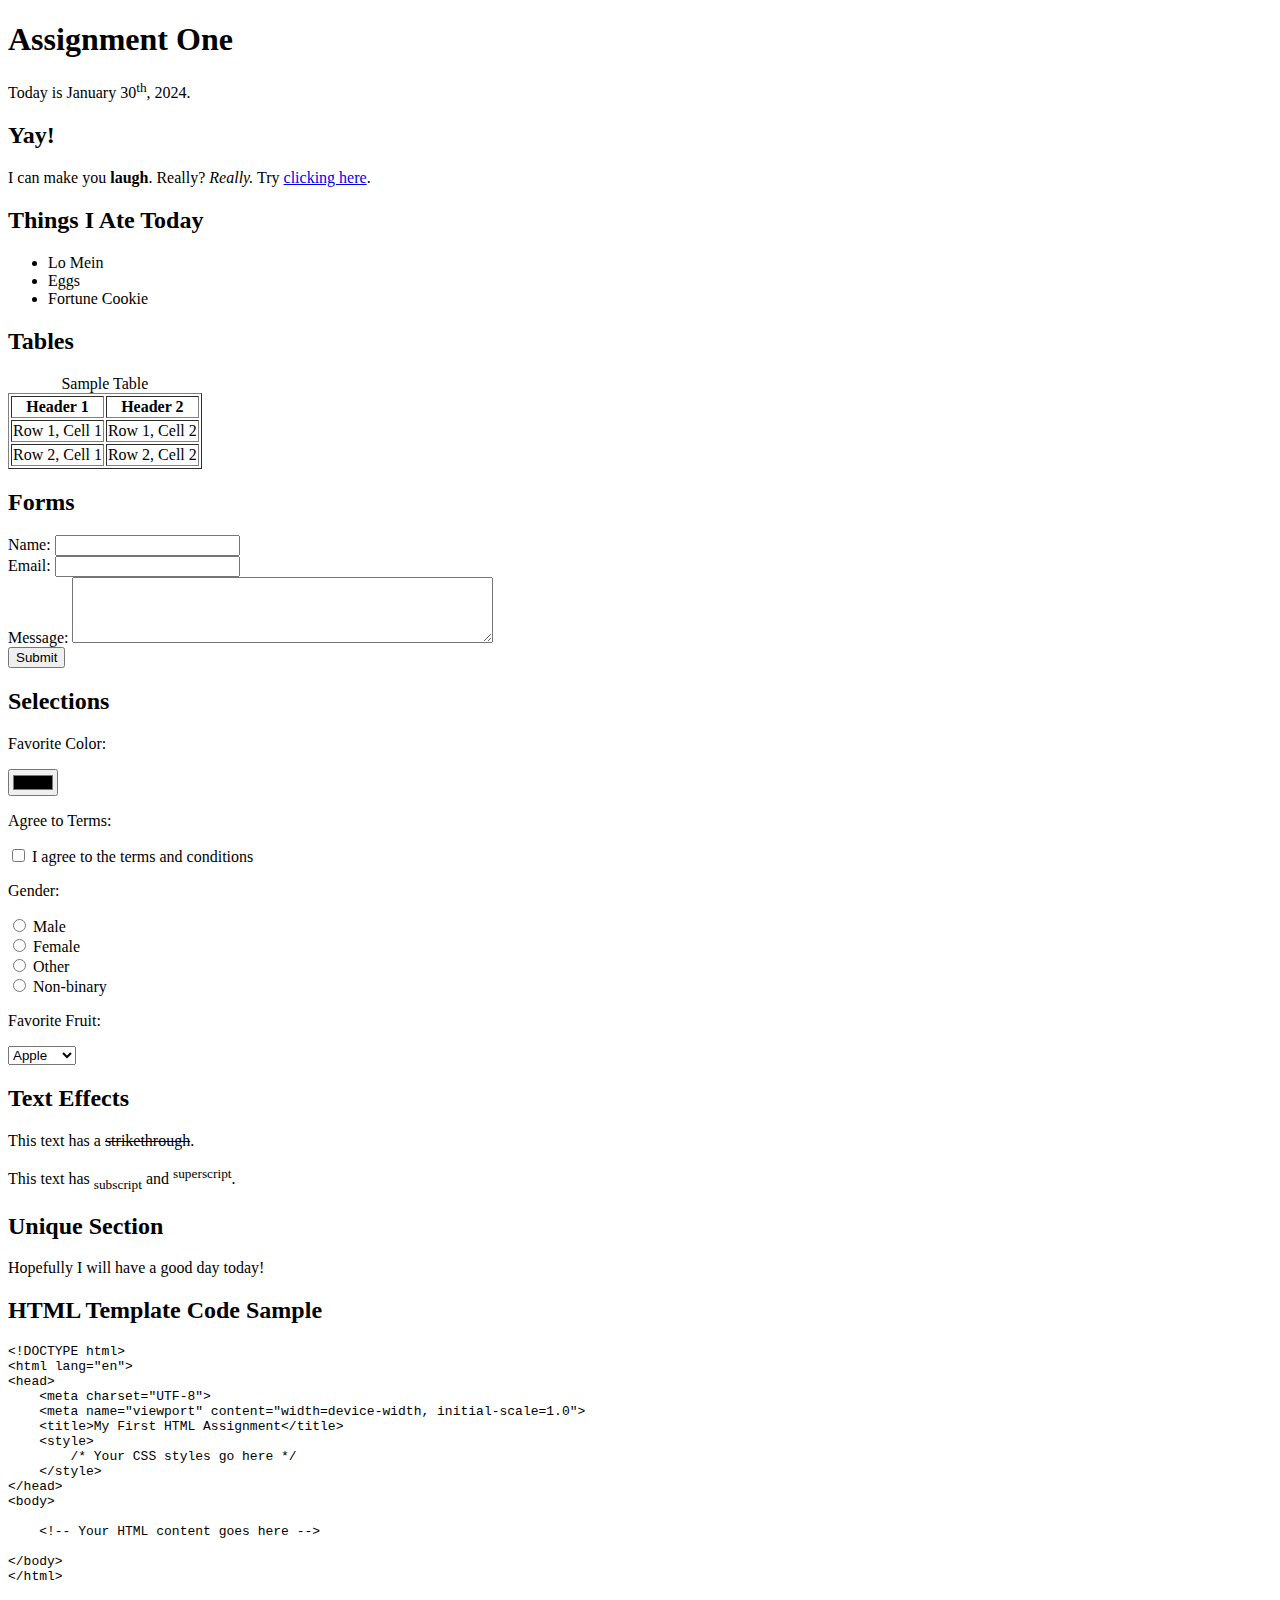
<file: visassignmentone.html>
<!DOCTYPE html>
<html lang="en">

<head>
    <title>My First HTML Assignment</title>
</head>

<body>

    <h1>Assignment One</h1>

    <p>Today is January 30<sup>th</sup>, 2024.</p>

    <h2>Yay!</h2>

    <p>I can make you <strong>laugh</strong>. Really? <em>Really.</em> Try <a href="https://www.youtube.com/watch?v=dQw4w9WgXcQ">clicking here</a>.</p>

    <h2>Things I Ate Today</h2>

    <ul>
        <li>Lo Mein</li>
        <li>Eggs</li>
        <li>Fortune Cookie</li>
    </ul>

    <h2>Tables</h2>

    <table border="1">
        <caption>Sample Table</caption>
        <tr>
            <th>Header 1</th>
            <th>Header 2</th>
        </tr>
        <tr>
            <td>Row 1, Cell 1</td>
            <td>Row 1, Cell 2</td>
        </tr>
        <tr>
            <td>Row 2, Cell 1</td>
            <td>Row 2, Cell 2</td>
        </tr>
    </table>

    <h2>Forms</h2>

    <form action="submit.php" method="post">
        <label for="name">Name:</label>
        <input type="text" id="name" name="name" required>
        <br>
        <label for="email">Email:</label>
        <input type="email" id="email" name="email" required>
        <br>
        <label for="message">Message:</label>
        <textarea id="message" name="message" rows="4" cols="50" required></textarea>
        <br>
        <input type="submit" value="Submit">
    </form>

    <h2>Selections</h2>

    <p>Favorite Color:</p>
    <input type="color" id="color" name="color">

    <p>Agree to Terms:</p>
    <input type="checkbox" id="terms" name="terms">
    <label for="terms">I agree to the terms and conditions</label>

    <p>Gender:</p>
    <input type="radio" id="male" name="gender" value="male">
    <label for="male">Male</label><br>
    <input type="radio" id="female" name="gender" value="female">
    <label for="female">Female</label><br>
    <input type="radio" id="other" name="gender" value="other">
    <label for="other">Other</label><br>
    <input type="radio" id="non-binary" name="gender" value="non-binary">
    <label for="other">Non-binary</label>


    <p>Favorite Fruit:</p>
    <select id="fruit" name="fruit">
        <option value="apple">Apple</option>
        <option value="banana">Banana</option>
        <option value="orange">Orange</option>
        <option value="grape">Grape</option>
    </select>

    <h2>Text Effects</h2>

    <p>This text has a <del>strikethrough</del>.</p>
    <p>This text has <sub>subscript</sub> and <sup>superscript</sup>.</p>

    <div>
        <h2>Unique Section</h2>
        <p>Hopefully I will have a good day today!</p>
    </div>

    <div>
        <h2>HTML Template Code Sample</h2>
        <pre>
&lt;!DOCTYPE html&gt;
&lt;html lang="en"&gt;
&lt;head&gt;
    &lt;meta charset="UTF-8"&gt;
    &lt;meta name="viewport" content="width=device-width, initial-scale=1.0"&gt;
    &lt;title&gt;My First HTML Assignment&lt;/title&gt;
    &lt;style&gt;
        /* Your CSS styles go here */
    &lt;/style&gt;
&lt;/head&gt;
&lt;body&gt;

    &lt;!-- Your HTML content goes here --&gt;

&lt;/body&gt;
&lt;/html&gt;
        </pre>
    </div>

</body>

</html>
</file>
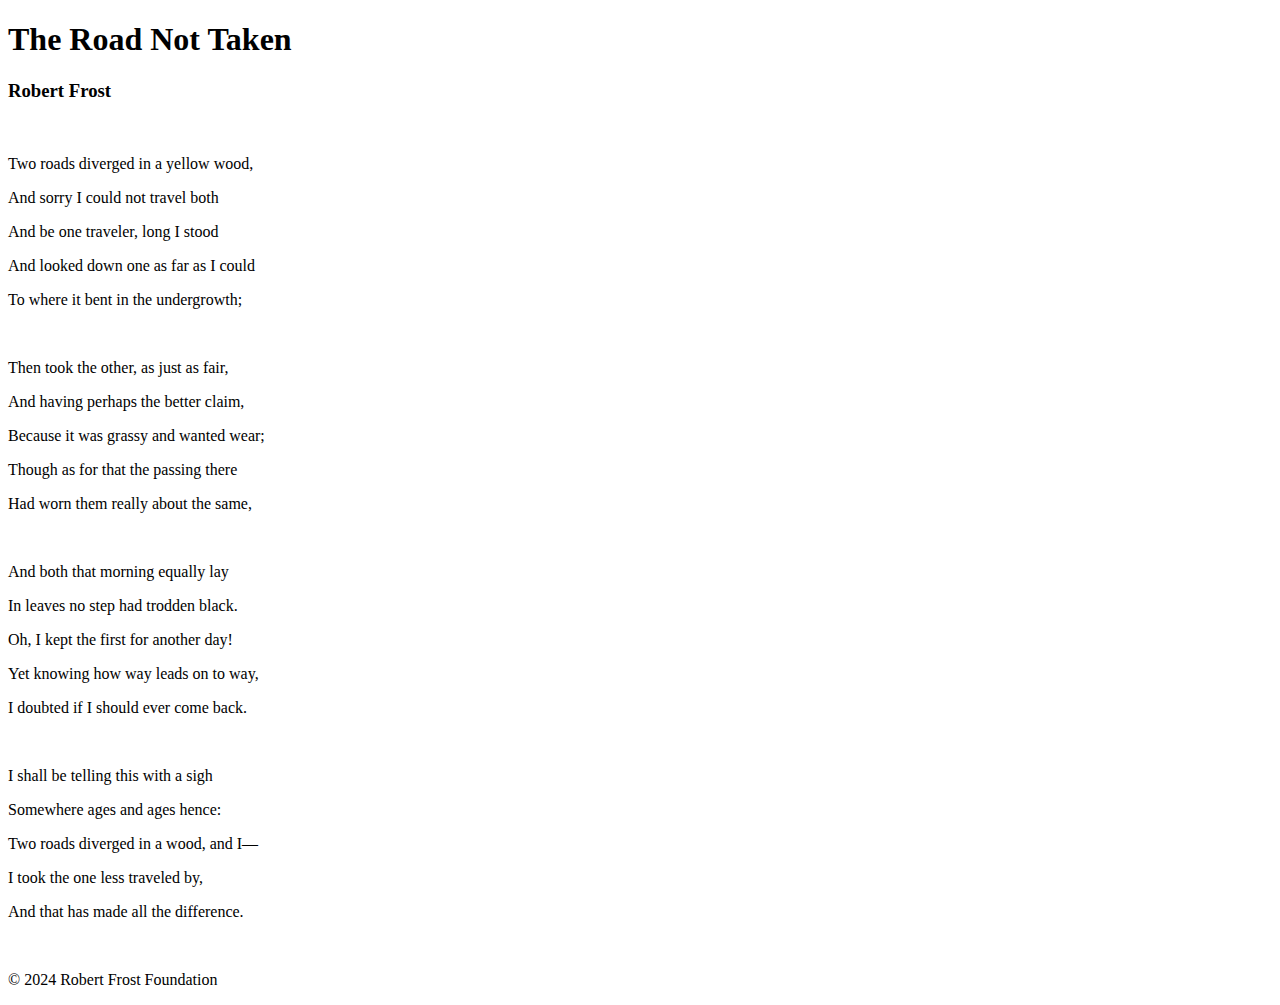
<file: writing.html>
<!DOCTYPE html>
<head>
    <meta charset="UTF-8">
    <meta name="viewport" content="width=device-width, initial-scale=1.0">
    <title>The Road Not Taken</title>
</head>
<body>
        <section>
            <h1>The Road Not Taken</h1>
            <h3>Robert Frost</h3><br>
            <p>Two roads diverged in a yellow wood,</p>
            <p>And sorry I could not travel both</p>
            <p>And be one traveler, long I stood</p>
            <p>And looked down one as far as I could</p>
            <p>To where it bent in the undergrowth;</p><br>
            <p>Then took the other, as just as fair,</p>
            <p>And having perhaps the better claim,</p>
            <p>Because it was grassy and wanted wear;</p>
            <p>Though as for that the passing there</p>
            <p>Had worn them really about the same,</p><br>
        </section>

        <section>
            <p>And both that morning equally lay</p>
            <p>In leaves no step had trodden black.</p>
            <p>Oh, I kept the first for another day!</p>
            <p>Yet knowing how way leads on to way,</p>
            <p>I doubted if I should ever come back.</p><br>
            <p>I shall be telling this with a sigh</p>
            <p>Somewhere ages and ages hence:</p>
            <p>Two roads diverged in a wood, and I&mdash; </p> 
            <p>I took the one less traveled by,</p>
            <p>And that has made all the difference.</p><br>
        </section>

    <footer>
        <p>&copy; 2024 Robert Frost Foundation</p>
    </footer>
</body>
</html>
</file>
